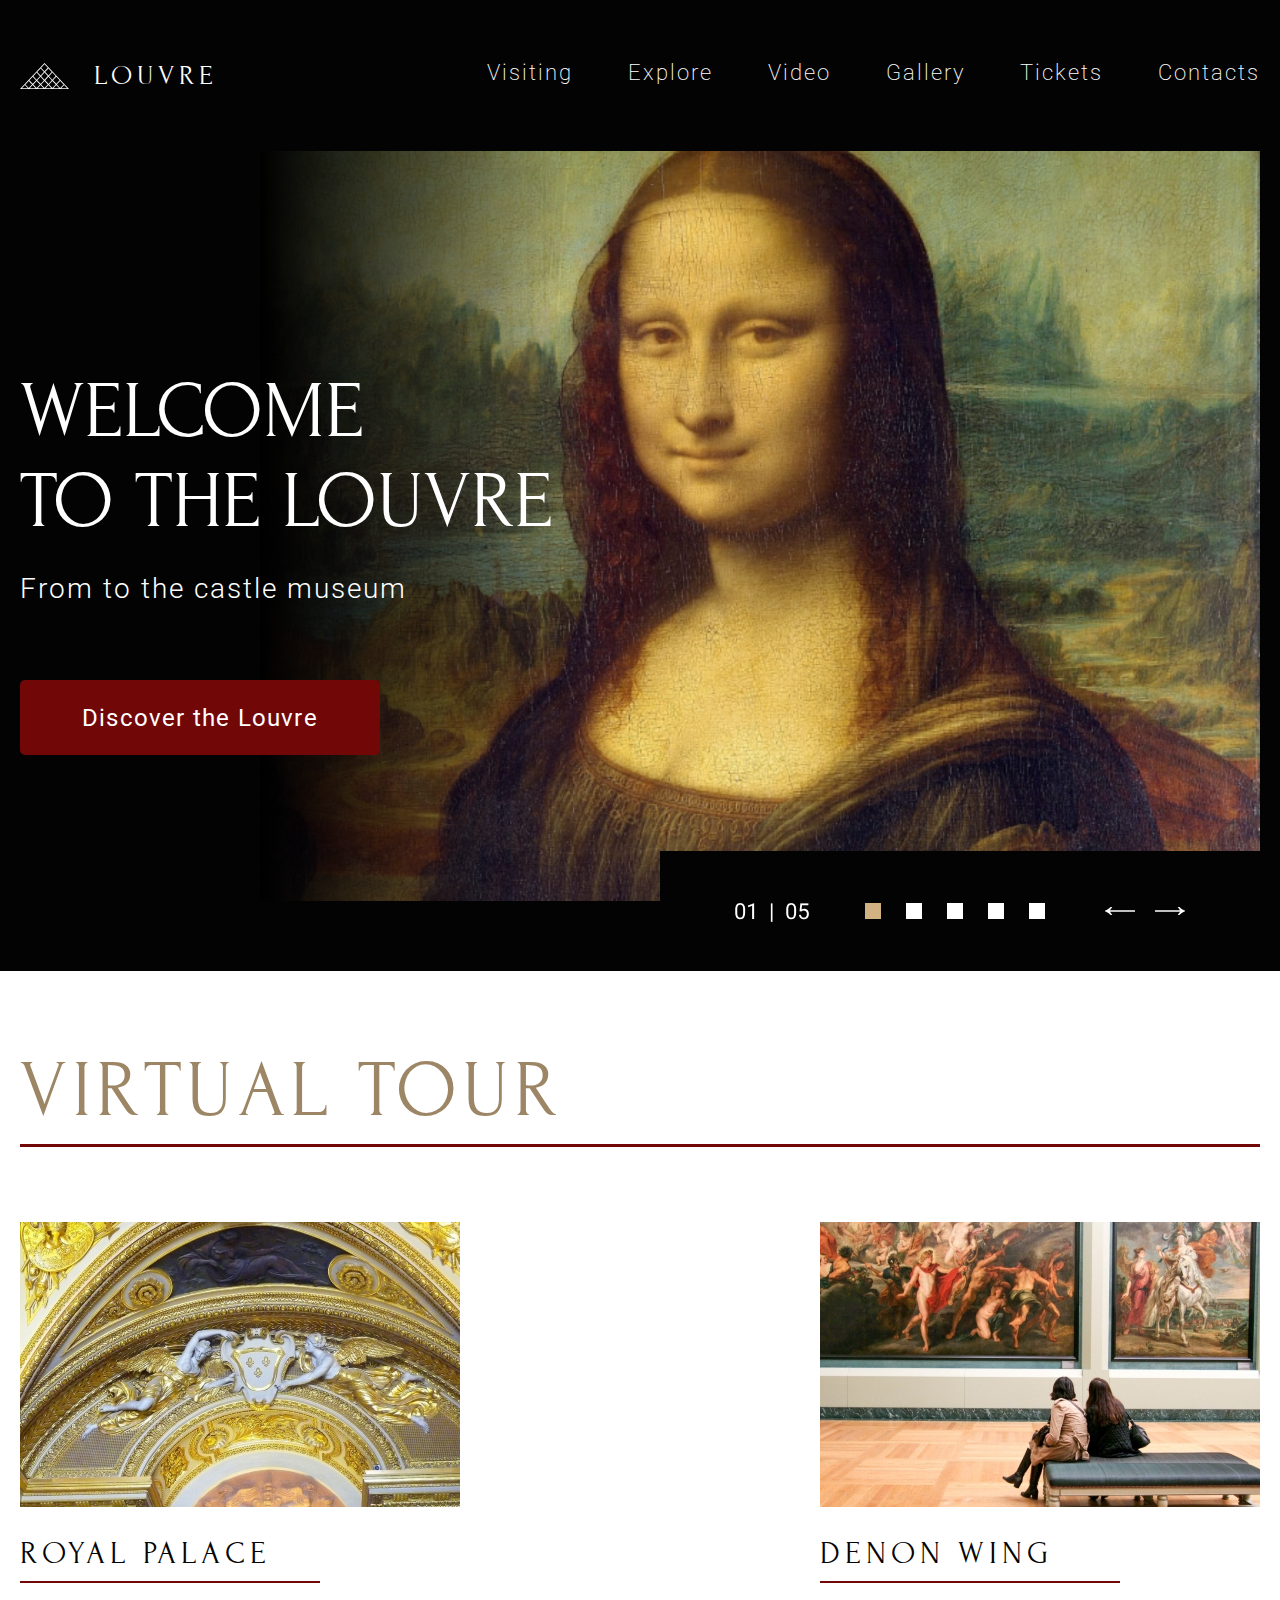
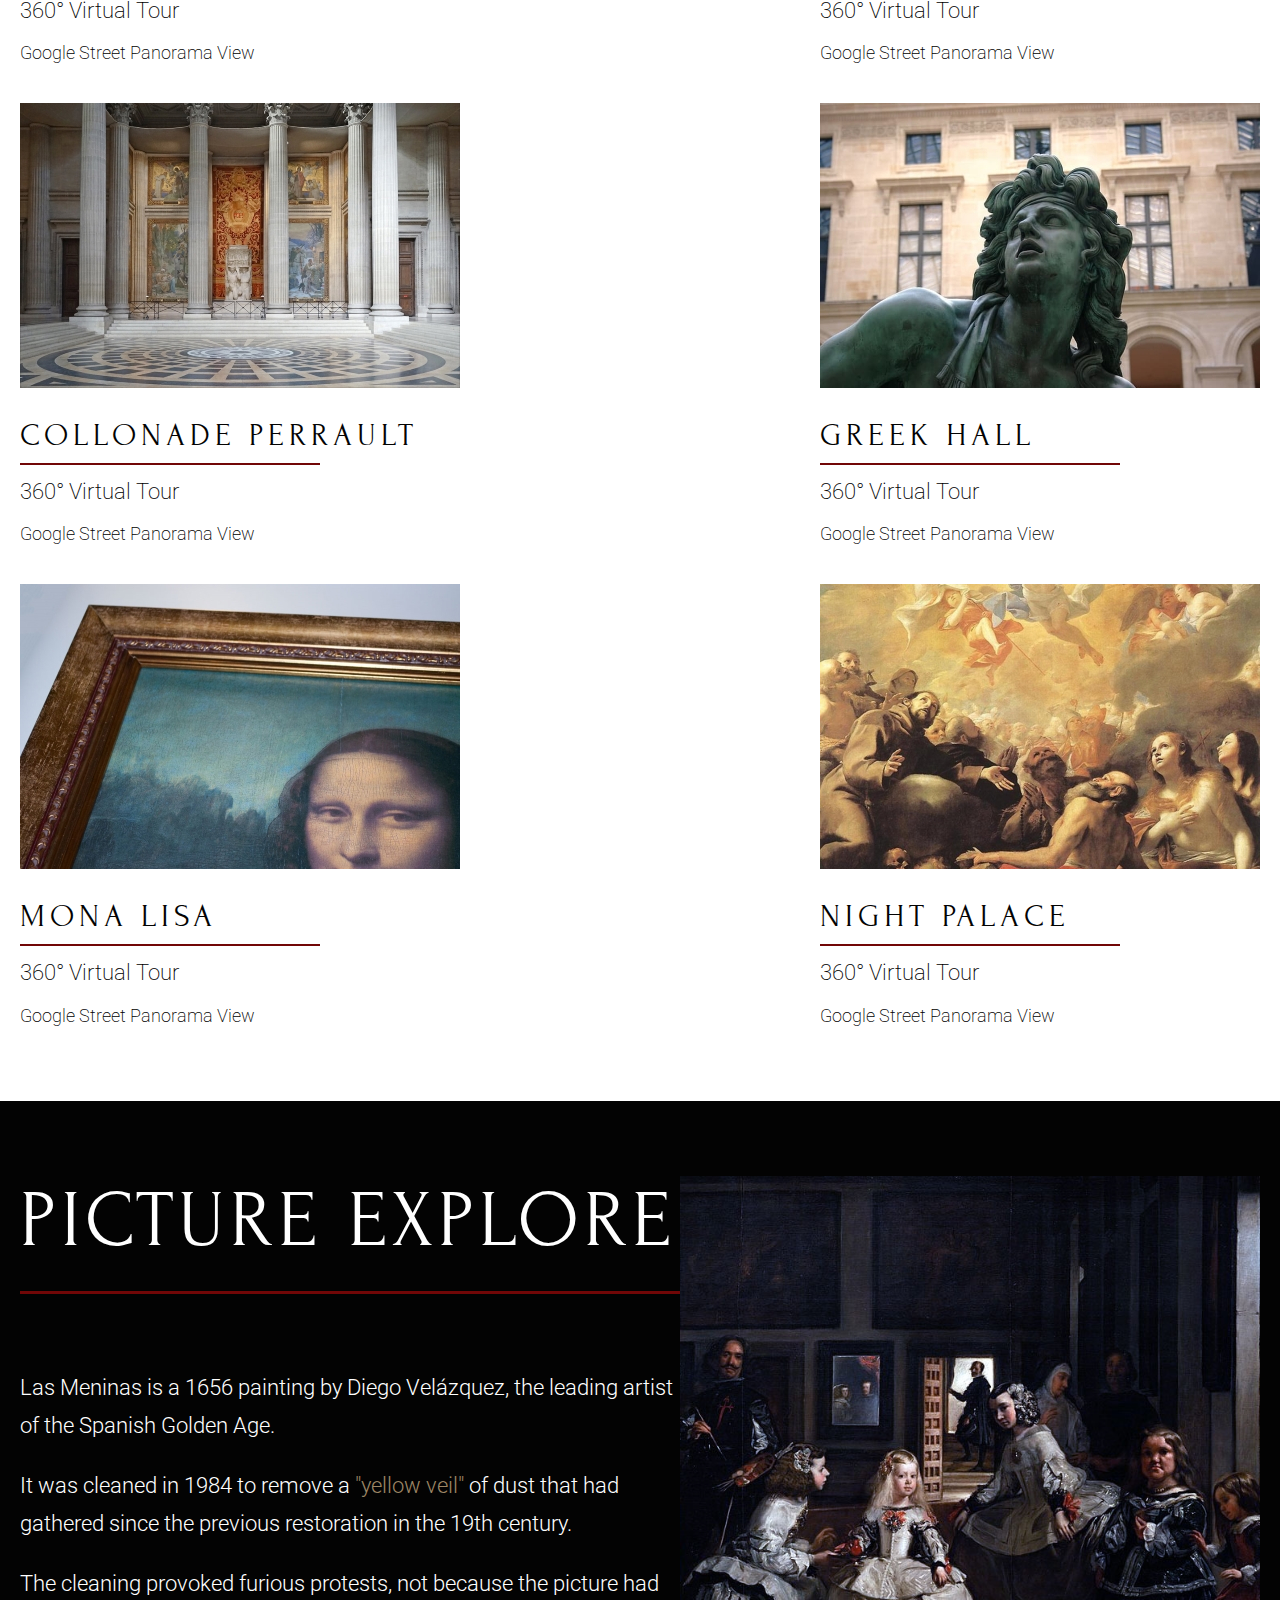
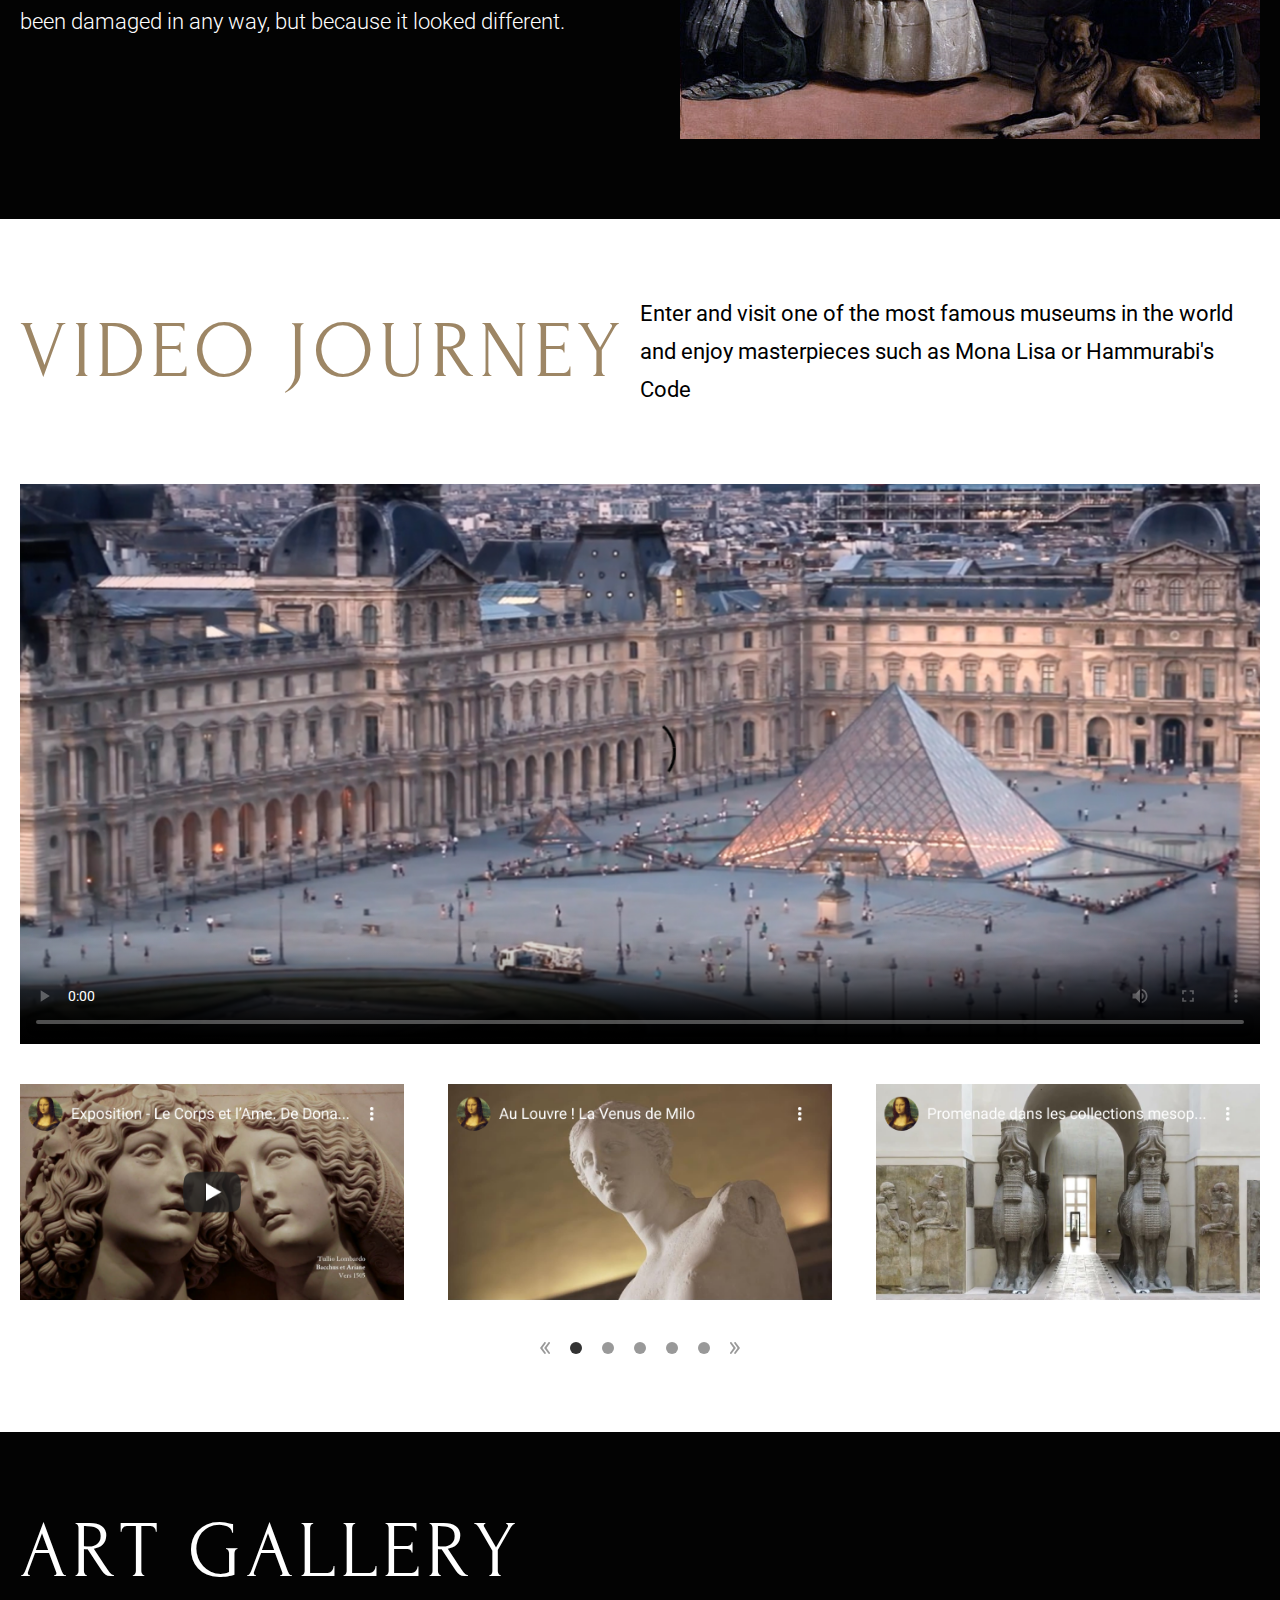
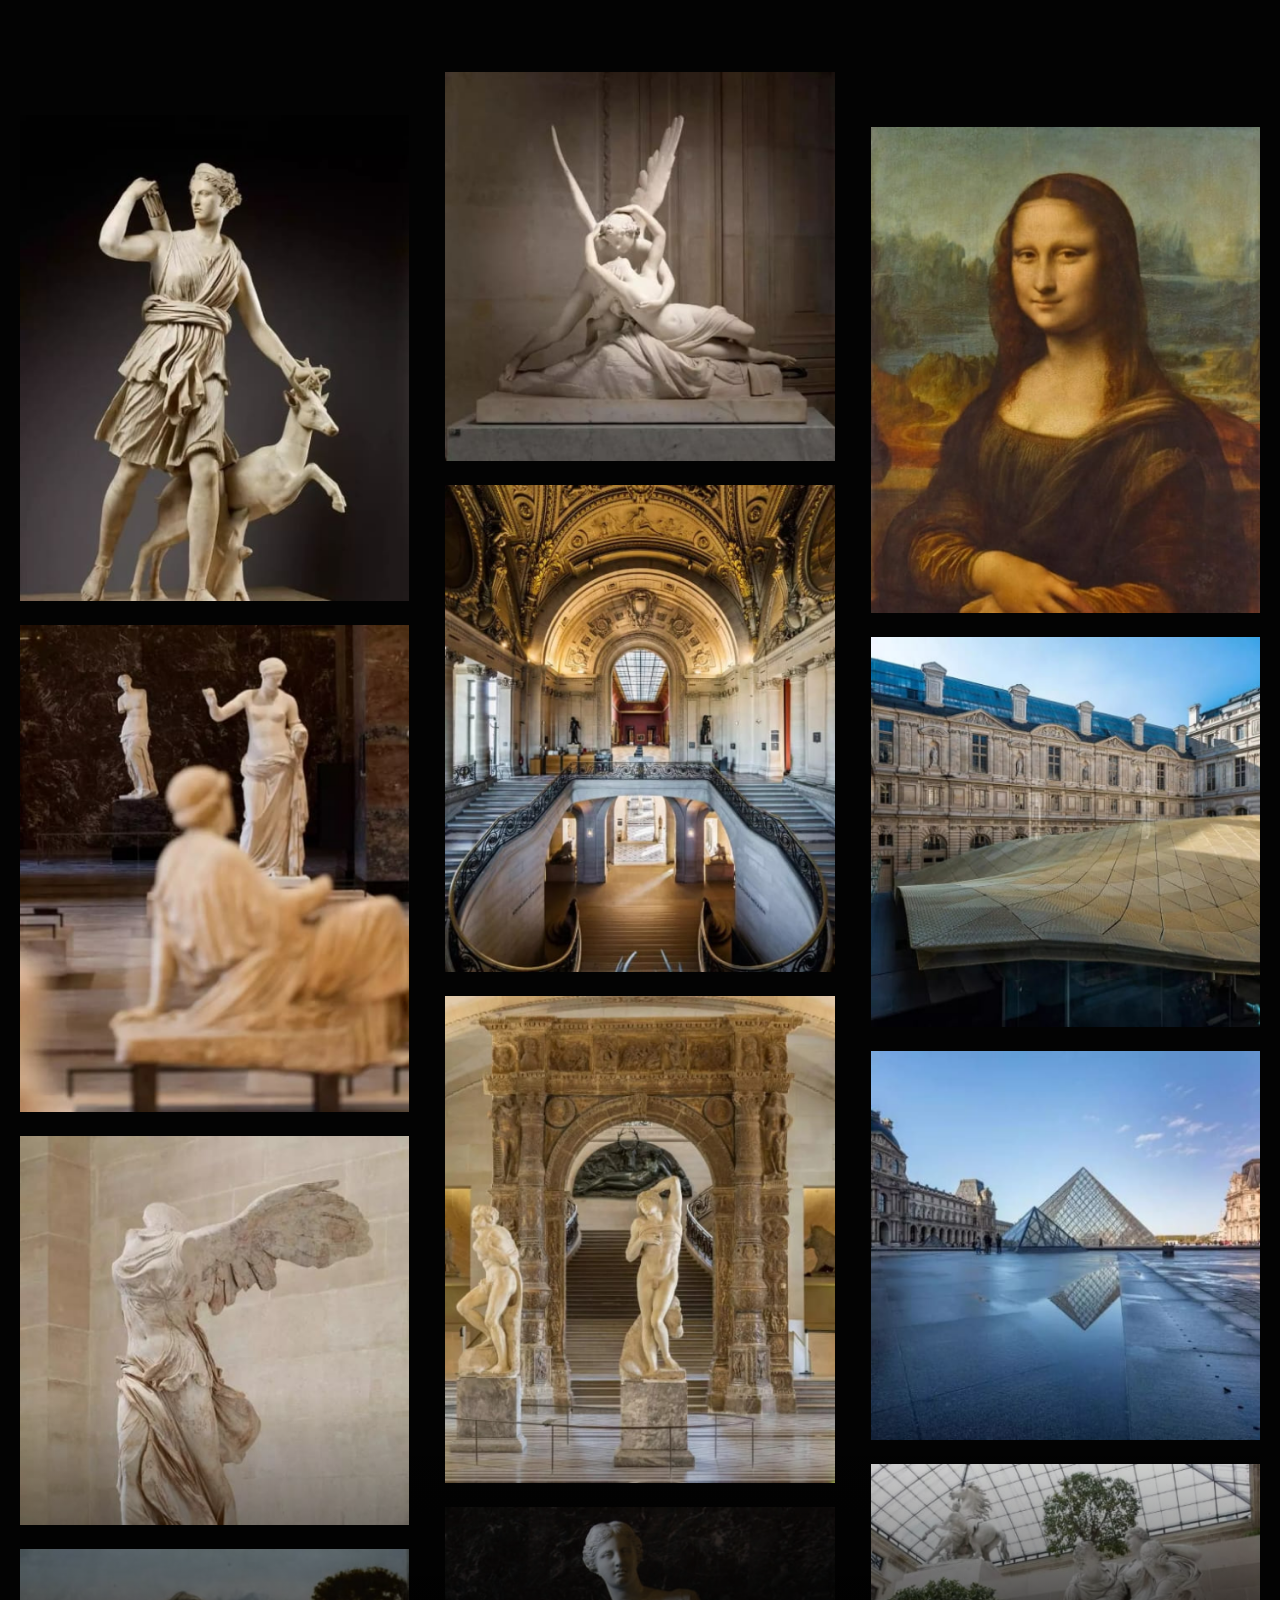
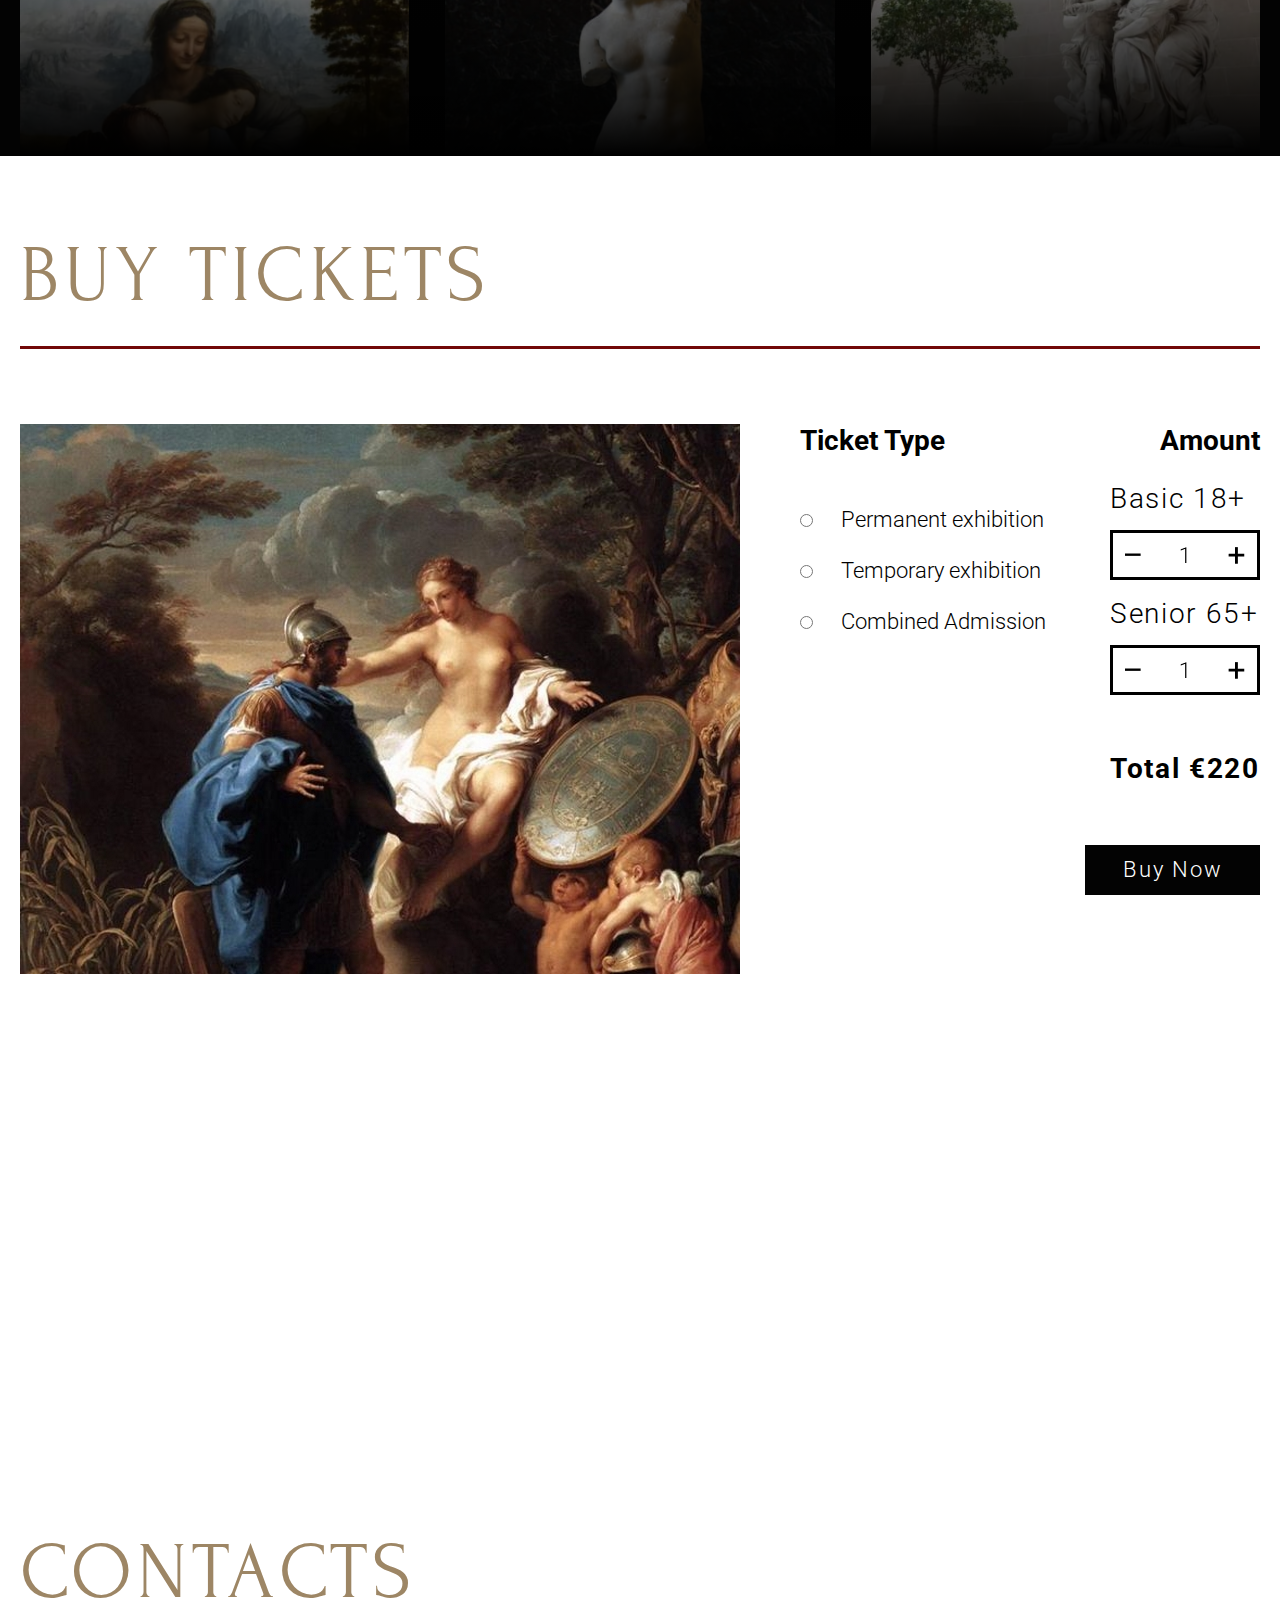
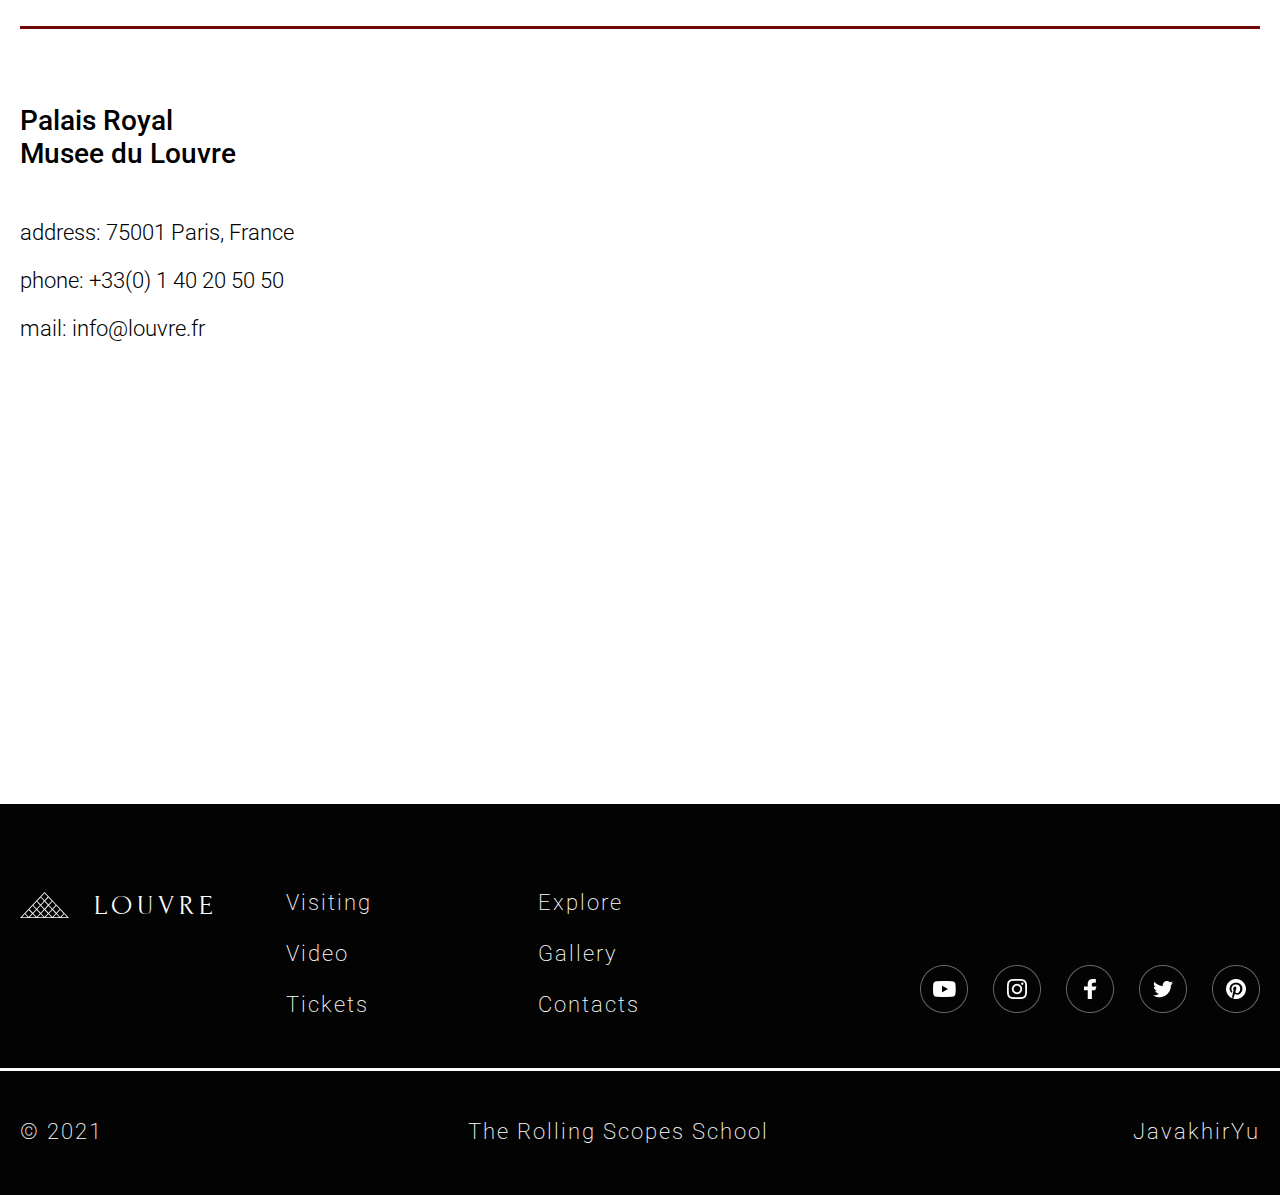
<file: index.html>
<!DOCTYPE html>
<html lang="en">

<head>
    <meta charset="UTF-8">
    <meta http-equiv="X-UA-Compatible" content="IE=edge">
    <meta name="viewport" content="width=device-width, initial-scale=1.0">
    <link rel="preconnect" href="https://fonts.googleapis.com">
    <link rel="preconnect" href="https://fonts.gstatic.com" crossorigin>
    <link href="https://fonts.googleapis.com/css2?family=Forum&display=swap" rel="stylesheet">
    <link href="https://fonts.googleapis.com/css2?family=Roboto:wght@100;300;400;500;700;900&display=swap"
        rel="stylesheet">
    <link rel="stylesheet" href="css/normalize.css">
    <link rel="stylesheet" href="scss/style.css">
    <title>Document</title>
</head>

<body>
    <header>
        <div class="container headElement">
            <a href="#" class="logo">
                <img src="svg/Vector.svg" alt="">
                <span>LOUVRE</span>
            </a>
            <div class="navbar">
                <ul>
                    <li>
                        <a href="#">
                            Visiting
                        </a>
                    </li>
                    <li>
                        <a href="#">
                            Explore
                        </a>
                    </li>
                    <li>
                        <a href="#">
                            Video
                        </a>
                    </li>
                    <li>
                        <a href="#">
                            Gallery
                        </a>
                    </li>
                    <li>
                        <a href="#">
                            Tickets
                        </a>
                    </li>
                    <li>
                        <a href="#">
                            Contacts
                        </a>
                    </li>
                </ul>
            </div>
            <div class="burger-menu">
                <a href="#"> <img src="img/burger-menu.png" alt=""> </a>
            </div>
        </div>
    </header>
    <main>
        <section class="welcome">
            <div class="container">
                <div class="welcome-text">
                    <h1>
                        welcome <br> to the louvre
                    </h1>
                    <span>
                        From to the castle museum
                    </span>
                    <a href="https://www.google.com/maps/@48.8618159,2.3366818,3a,75y,81.55h,73.4t/data=!3m7!1e1!3m5!1sAF1QipOVxZQuSy3Bx9T_HpH_7FtBHDTXvI6SF-A10ocT!2e10!3e12!7i5472!8i2736" class="button">
                        <div>
                            Discover the Louvre
                        </div>
                    </a>
                </div>
                <div class="welcome-img">
                    <img class="blured-monna" src="img/blured-monna.png" alt="">
                    <img class="monna" src="img/monna.png" alt="">
                    <img class="courousel-slider" src="img/Slider pagination.png" alt="">
                </div>
            </div>
        </section>
        <section class="virtual-tour">
            <div class="container">
                <h2>virtual tour</h2>
                <hr>
                <div class="cards-container">
                    <a href="https://www.google.com/maps/@48.8606882,2.3356791,3a,90y,328.36h,87.55t/data=!3m7!1e1!3m5!1sAF1QipMZ9YgnArbwEIbTDANeSQYFu9gNqpW_2Sv8FBvY!2e10!3e12!7i4352!8i1815" class="card">
                        <img src="img/Royal-palace.jpg" alt="">
                        <h4>Royal Palace</h4>
                        <hr>
                        <span class="main-text">360° Virtual Tour</span> <br>
                        <span class="virtual-text">Google Street Panorama View</span>
                    </a>
                    <a href="https://www.google.com/maps/@48.8563254,2.3352706,3a,75y,90t/data=!3m7!1e1!3m5!1sAF1QipNRj_CwP4coDMYdCHj6qHeBeJpI2VxU5BUsOX4F!2e10!3e12!7i11000!8i5500" class="card">
                        <img src="img/denon-wing.png" alt="">
                        <h4>Denon Wing</h4>
                        <hr>
                        <span class="main-text">360° Virtual Tour</span> <br>
                        <span class="virtual-text">Google Street Panorama View</span>
                    </a>
                    <a href="https://www.google.com/maps/@48.8601723,2.3395439,3a,88.4y,322.04h,84.25t/data=!3m7!1e1!3m5!1sAF1QipNMZGQuEA-pAUvIG_eP_2f3gWTKZEJ6XLVJ-Pgb!2e10!3e12!7i10240!8i5120" class="card">
                        <img src="img/collonade-perrault.png" alt="">
                        <h4>Collonade Perrault</h4>
                        <hr>
                        <span class="main-text">360° Virtual Tour</span> <br>
                        <span class="virtual-text">Google Street Panorama View</span>
                    </a>
                    <a href="https://www.google.com/maps/@48.860183,2.3356156,3a,90y,177.69h,95.61t/data=!3m7!1e1!3m5!1sAF1QipP7uFZnTITRe-7AEVAgHAfqiCL-03gvBHcYWgF3!2e10!3e12!7i5472!8i2736" class="card">
                        <img src="img/greek-hall.png" alt="">
                        <h4>Greek Hall</h4>
                        <hr>
                        <span class="main-text">360° Virtual Tour</span> <br>
                        <span class="virtual-text">Google Street Panorama View</span>
                    </a>
                    <a href="https://www.google.com/maps/@48.8598788,2.3355157,3a,82.2y,7.53h,94t/data=!3m7!1e1!3m5!1sAF1QipO1wkUUbyzpPjj-OR0mR5etZJT-xl-40XK8rDQ3!2e10!3e12!7i10240!8i5120" class="card">
                        <img src="img/mona-lisa.png" alt="">
                        <h4>Mona Lisa</h4>
                        <hr>
                        <span class="main-text">360° Virtual Tour</span> <br>
                        <span class="virtual-text">Google Street Panorama View</span>
                    </a>
                    <a href="https://www.google.com/maps/@48.8563254,2.3352706,3a,90y,21.26h,79.91t/data=!3m7!1e1!3m5!1sAF1QipPpGAowYatVyk3MMGnZAaQkYm2EUk-Dlca06SS5!2e10!3e12!7i11304!8i5652" class="card">
                        <img src="img/night-palace.png" alt="">
                        <h4>Night Palace</h4>
                        <hr>
                        <span class="main-text">360° Virtual Tour</span> <br>
                        <span class="virtual-text">Google Street Panorama View</span>
                    </a>
                </div>
            </div>
        </section>
        <section class="picture-explore">
            <div class="container">
                <div class="picture-explore-container">
                    <h2>
                        picture explore
                    </h2>
                    <hr>
                    <p class="picture-explore-text">
                        Las Meninas is a 1656 painting by Diego Velázquez, the leading artist of the Spanish Golden Age.
                    </p>
                    <p class="picture-explore-text">
                        It was cleaned in 1984 to remove a <span>"yellow veil"</span> of dust that had gathered since
                        the previous
                        restoration in the 19th century.
                    </p>
                    <p class="picture-explore-text pictEx">
                        The cleaning provoked furious protests, not because the picture had been damaged in any way, but
                        because it looked different.
                    </p>
                </div>
                <div class="picture-explore-image">
                    <img src="img/picture explore.png" alt="">
                </div>
            </div>
        </section>
        <section class="video-journey">
            <div class="container">
                <div class="video-journey-text">
                    <h2>
                        video journey
                    </h2>
                    <span>
                        Enter and visit one of the most famous museums in the world and enjoy masterpieces such as Mona
                        Lisa or Hammurabi's Code
                    </span>
                </div>
                <video class="video-journey-video" width="100%" height="auto" poster="img/video journey.png" controls>
                    <source src="https://youtu.be/NOhDysLnTvY">
                </video>
                <div class="video-journey-footer">
                    <video width="31%" height="auto" poster="img/video journey1.png">
                        <source src="https://youtu.be/NOhDysLnTvY">
                    </video>
                    <video width="31%" height="auto" poster="img/video journey2.png">
                        <source src="https://youtu.be/aWmJ5DgyWPI">
                    </video>
                    <video class="explore-vid-hidden" width="31%" height="auto" poster="img/video journey3.png">
                        <source src="https://youtu.be/2OR0OCr6uRE">
                    </video>
                </div>
                <div class="explore-nav"><img src="svg/picture explore-nav.svg" alt=""></div>
            </div>
        </section>
        <section class="art-gallery">
            <div class="container">
                <div class="gallery-title">
                    <h2>art gallery</h2>
                </div>
                <div class="gallery">
                    <div class="column">
                        <img src="img/galery2.png" alt="">
                        <img src="img/galery9.png" alt="">
                        <img src="img/galery4.png" alt="">
                        <img src="img/galery6.png" alt="">
                    </div>
                    <div class="column">
                        <img src="img/galery1.png" alt="">
                        <img src="img/galery8.png" alt="">
                        <img src="img/galery3.png" alt="">
                        <img src="img/galery5.png" alt="">
                    </div>
                    <div class="column hidden-column">
                        <img src="img/galery7.png" alt="">
                        <img src="img/galery10.png" alt="">
                        <img src="img/galery15.png" alt="">
                        <img src="img/galery12.png" alt="">
                    </div>
                    <div class="gallery-gradient">
                    </div>
                </div>
            </div>
        </section>
        <section class="buy-tickets">
            <div class="container">
                <h2>
                    buy tickets
                </h2>
                <hr>
                <div class="buy-menu">
                    <div class="buy-tickets-image">
                        <img src="img/ticket-image.png" alt="">
                    </div>
                    <div class="buy-options">
                        <div class="checkbox">
                            <div class="ticket-type">
                                <h5>
                                    Ticket Type
                                </h5>
                                <span><input type="radio" name="same">
                                    Permanent exhibition</span>
                                <br>
                                <span><input type="radio" name="same">
                                    Temporary exhibition</span>
                                <br>
                                <span><input type="radio" name="same">
                                    Combined Admission</span>
                            </div>
                        </div>
                        <div class="amount">
                            <h5>
                                Amount
                            </h5>
                            <span>
                                Basic 18+
                                <br>
                                <img src="img/counter.png" alt="">
                            </span>
                            <br>
                            <span>
                                Senior 65+
                                <br>
                                <img src="img/counter.png" alt="">
                            </span>
                            <p>Total €220</p>
                            <a href="buy-button">
                                <div class="buy-now-button">
                                    Buy Now
                                </div>
                            </a>
                        </div>
                    </div>
                </div>
            </div>
            <div class="scrolling-image">

            </div>
        </section>
        <section class="contacts">
            <div class="container">
                <h2>contacts</h2>
                <hr>
                <div class="contacts-container">
                    <div class="address">
                        <h5>
                            Palais Royal <br> Musee du Louvre
                        </h5>
                        <p>
                            address: 75001 Paris, France
                        </p>
                        <p>
                            phone: <a href="tel:+33(0) 1 40 20 50 50">+33(0) 1 40 20 50 50</a>
                        </p>
                        <p>
                            mail: <a href="mailto:info@louvre.fr">info@louvre.fr</a>
                        </p>
                    </div>
                    <div class="map">
                        <iframe
                            src="https://www.google.com/maps/embed?pb=!1m18!1m12!1m3!1d2624.8741023651396!2d2.335455315532664!3d48.86061107928769!2m3!1f0!2f0!3f0!3m2!1i1024!2i768!4f13.1!3m3!1m2!1s0x47e671d877937b0f%3A0xb975fcfa192f84d4!2z0JvRg9Cy0YA!5e0!3m2!1sru!2s!4v1638601945513!5m2!1sru!2s"
                            style="border:0;" allowfullscreen="" loading="lazy"></iframe>
                    </div>
                </div>
            </div>
        </section>
    </main>
    <footer>
        <div class="container">
            <div class="main-info">
                <div class="footer-nav">
                    <a href="#" class="logo">
                        <img src="svg/Vector.svg" alt="">
                        <span>LOUVRE</span>
                    </a>
                    <ul>
                        <li>
                            <a href="#">Visiting</a>
                        </li>
                        <li>
                            <a href="#">Explore</a>
                        </li>
                        <li>
                            <a href="#">Video</a>
                        </li>
                        <li>
                            <a href="#">Gallery</a>
                        </li>
                        <li>
                            <a href="#">Tickets</a>
                        </li>
                        <li>
                            <a href="#">Contacts</a>
                        </li>
                    </ul>
                </div>
                <div class="social-media">
                    <ul>
                        <li><a href="https://www.youtube.com/user/louvre"><img src="svg/Youtube.png" alt=""></a></li>
                        <li><a href="https://www.instagram.com/museelouvre/"><img src="svg/Instagram.png" alt=""></a></li>
                        <li><a href="https://www.facebook.com/museedulouvre"><img src="svg/Facebook.png" alt=""></a></li>
                        <li><a href="http://twitter.com/museelouvre"><img src="svg/Twitter.png" alt=""></a></li>
                        <li><a href="https://www.pinterest.fr/museedulouvre/"><img src="svg/Pinterest.png" alt=""></a></li>
                    </ul>
                </div>
            </div>
        </div>

        <div class="white-line">

        </div>
        <div class="container">
            <div class="add-info">
                <span>© 2021</span>
                <span class="rolling-scopes">The Rolling Scopes School</span>
                <span>JavakhirYu</span>
            </div>
        </div>
    </footer>
</body>

</html>
</file>
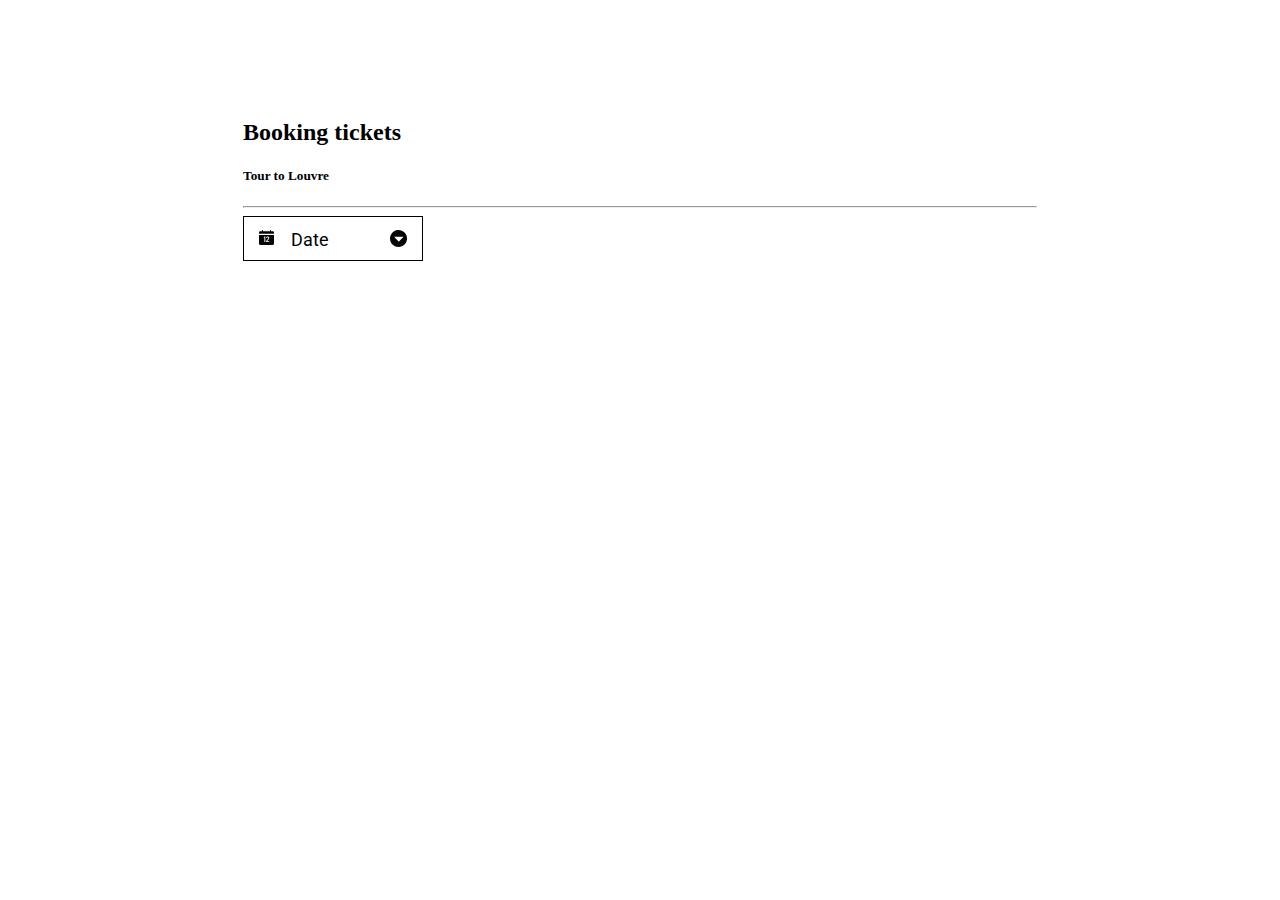
<file: modal_window/modal.html>
<!DOCTYPE html>
<html lang="en">

<head>
    <meta charset="UTF-8">
    <meta http-equiv="X-UA-Compatible" content="IE=edge">
    <meta name="viewport" content="width=device-width, initial-scale=1.0">
    <link rel="preconnect" href="https://fonts.googleapis.com">
    <link rel="preconnect" href="https://fonts.gstatic.com" crossorigin>
    <link href="https://fonts.googleapis.com/css2?family=Forum&display=swap" rel="stylesheet">
    <link href="https://fonts.googleapis.com/css2?family=Roboto:wght@100;300;400;500;700;900&display=swap"
        rel="stylesheet">
    <link rel="stylesheet" href="scss/modal.css">
    <title>Document</title>
</head>

<body>
    <div class="modal">
        <div class="modal-container">
            <div class="personal-info">
                <div class="personal-info-header">
                    <h2>
                        Booking tickets
                    </h2>
                    <h5>
                        Tour to Louvre
                    </h5>
                    <hr>
                </div>
                <div class="form-container">
                    <div class="date-time">
                        <div class="date">
                            <img id="icondate" src="../svg/date.svg" alt="">
                            <input id="date3" type="text" placeholder="Date" value="" size="10" onClick="xCal()" onKeyUp="xCal()"
                            oninput="xCal()">
                        <a href="" onClick="xCal('date3'); return false"><img src="../svg/arrow.svg" alt=""></a>
                        </div>
                    </div>
                    <div class="form">
                        
                    </div>
                    <div class="form">

                    </div>
                    <div class="form">

                    </div>
                    <div class="form">

                    </div>
                    <div class="entry-ticket">

                    </div>
                </div>
            </div>
            <div class="card-info">

            </div>
        </div>
    </div>

    </div>
    <script src="js/modal.js"></script>
</body>

</html>
</file>
<file: scss/style.css>
.container {
  max-width: 1480px;
  padding: 0 20px;
  margin: 0 auto;
}

a {
  text-decoration: none;
}

h1, h2, h3, h4, h5, h6 {
  margin: 0 auto;
}

ul {
  margin: 0;
  list-style: none;
}

header {
  background-color: #030303;
}

.headElement {
  display: -webkit-box;
  display: -ms-flexbox;
  display: flex;
  -webkit-box-pack: justify;
      -ms-flex-pack: justify;
          justify-content: space-between;
  -webkit-box-orient: horizontal;
  -webkit-box-direction: normal;
      -ms-flex-direction: row;
          flex-direction: row;
  padding: 60px 20px;
}

.headElement ul {
  list-style: none;
  display: -webkit-box;
  display: -ms-flexbox;
  display: flex;
  -webkit-box-pack: justify;
      -ms-flex-pack: justify;
          justify-content: space-between;
  -webkit-box-orient: horizontal;
  -webkit-box-direction: normal;
      -ms-flex-direction: row;
          flex-direction: row;
  gap: 0 55px;
  padding-left: 0;
  margin: 0 auto;
}

.headElement ul li a {
  font-family: "Roboto", sans-serif;
  font-style: normal;
  font-weight: normal;
  font-size: 22px;
  /* identical to box height */
  font-weight: 200;
  letter-spacing: 2px;
  text-decoration: none;
  color: #fff;
}

.headElement ul li a:hover {
  -webkit-transition: 0.3s;
  transition: 0.3s;
  color: #9d8665;
}

.headElement .burger-menu {
  display: none;
}

.logo {
  display: -webkit-box;
  display: -ms-flexbox;
  display: flex;
  -webkit-box-align: center;
      -ms-flex-align: center;
          align-items: center;
  gap: 0 25px;
}

.logo span {
  font-family: Forum;
  font-style: normal;
  font-weight: normal;
  text-transform: uppercase;
  font-size: 28px;
  line-height: 31px;
  letter-spacing: 5px;
  color: #fff;
}

@media (max-width: 1024px) {
  .headElement ul {
    display: none;
  }
  .headElement .burger-menu {
    display: -webkit-box;
    display: -ms-flexbox;
    display: flex;
    -webkit-box-align: center;
        -ms-flex-align: center;
            align-items: center;
  }
}

@media (max-width: 768px) {
  .logo span {
    line-height: 50px;
  }
}

@media (max-width: 420px) {
  .logo img {
    max-width: 29px;
    height: auto;
  }
  .logo span {
    font-size: 16px;
    line-height: 18px;
  }
}

footer {
  background-color: #030303;
}

.footer-nav {
  width: 50%;
  display: -webkit-box;
  display: -ms-flexbox;
  display: flex;
  -webkit-box-orient: horizontal;
  -webkit-box-direction: normal;
      -ms-flex-direction: row;
          flex-direction: row;
  -webkit-box-pack: justify;
      -ms-flex-pack: justify;
          justify-content: space-between;
  color: #fff;
  padding: 86px 0 50px 0;
  -webkit-box-align: start;
      -ms-flex-align: start;
          align-items: flex-start;
}

.footer-nav ul {
  display: -webkit-box;
  display: -ms-flexbox;
  display: flex;
  -webkit-box-orient: vertical;
  -webkit-box-direction: normal;
      -ms-flex-direction: column;
          flex-direction: column;
  list-style: none;
  gap: 25px 150px;
  font-family: "Roboto", sans-serif;
  font-style: normal;
  font-weight: normal;
  font-size: 22px;
  /* identical to box height */
  font-weight: 200;
  line-height: 26px;
  letter-spacing: 2px;
  display: -ms-grid;
  display: grid;
  -ms-grid-columns: 1fr 1fr;
      grid-template-columns: 1fr 1fr;
}

.footer-nav a {
  color: #fff;
}

.footer-nav a:hover {
  color: #9d8665;
  -webkit-transition: 0.3s;
  transition: 0.3s;
}

.main-info {
  display: -webkit-box;
  display: -ms-flexbox;
  display: flex;
  -webkit-box-orient: horizontal;
  -webkit-box-direction: normal;
      -ms-flex-direction: row;
          flex-direction: row;
  -webkit-box-pack: justify;
      -ms-flex-pack: justify;
          justify-content: space-between;
}

.social-media {
  display: -webkit-box;
  display: -ms-flexbox;
  display: flex;
  -webkit-box-align: end;
      -ms-flex-align: end;
          align-items: flex-end;
  padding: 86px 0 50px 0;
}

.social-media ul {
  display: -webkit-box;
  display: -ms-flexbox;
  display: flex;
  -webkit-box-orient: horizontal;
  -webkit-box-direction: normal;
      -ms-flex-direction: row;
          flex-direction: row;
  -webkit-box-pack: justify;
      -ms-flex-pack: justify;
          justify-content: space-between;
  gap: 0 25px;
}

.white-line {
  width: 100%;
  border-top: #fff 3px solid;
}

.add-info {
  color: #fff;
  display: -webkit-box;
  display: -ms-flexbox;
  display: flex;
  -webkit-box-pack: justify;
      -ms-flex-pack: justify;
          justify-content: space-between;
  padding: 50px 0 52px 0;
}

.add-info span {
  font-family: "Roboto", sans-serif;
  font-style: normal;
  font-weight: normal;
  font-size: 22px;
  /* identical to box height */
  font-weight: 200;
  line-height: 22px;
  letter-spacing: 2px;
}

@media (max-width: 1024px) {
  .footer-nav ul {
    gap: 25px 100px;
  }
}

@media (max-width: 935px) {
  .footer-nav ul {
    gap: 25px 25px;
  }
  .social-media ul {
    gap: 0 10px;
  }
}

@media (max-width: 768px) {
  .main-info {
    display: -webkit-box;
    display: -ms-flexbox;
    display: flex;
    -webkit-box-orient: vertical;
    -webkit-box-direction: normal;
        -ms-flex-direction: column;
            flex-direction: column;
    margin-right: 90px;
  }
  .footer-nav {
    width: 100%;
  }
  .footer-nav ul {
    font-size: 18px;
    line-height: 21px;
    gap: 25px 185px;
  }
  .social-media {
    -webkit-box-align: start;
        -ms-flex-align: start;
            align-items: flex-start;
    -webkit-box-pack: end;
        -ms-flex-pack: end;
            justify-content: flex-end;
    padding: 0;
    padding-bottom: 40px;
  }
  .social-media ul {
    gap: 0 25px;
  }
}

@media (max-width: 620px) {
  .main-info {
    margin: 0 auto;
  }
  .footer-nav ul {
    gap: 25px 25px;
  }
  .rolling-scopes {
    display: none;
  }
}

@media (max-width: 420px) {
  .main-info {
    margin: 0;
  }
  .footer-nav {
    -webkit-box-orient: vertical;
    -webkit-box-direction: normal;
        -ms-flex-direction: column;
            flex-direction: column;
    padding: 42px 0 40px 0;
  }
  .footer-nav ul {
    -ms-grid-columns: 1fr 1fr 1fr;
        grid-template-columns: 1fr 1fr 1fr;
    -webkit-box-pack: justify;
        -ms-flex-pack: justify;
            justify-content: space-between;
    gap: 30px 80px;
    padding: 0;
    margin-top: 40px;
    font-size: 16px;
    line-height: 19px;
  }
  .social-media {
    -webkit-box-pack: center;
        -ms-flex-pack: center;
            justify-content: center;
    -webkit-box-align: center;
        -ms-flex-align: center;
            align-items: center;
  }
  .social-media ul {
    padding: 0;
    gap: 0 5px;
  }
  .add-info span {
    font-size: 16px;
    line-height: 22px;
  }
}

@media (max-width: 395px) {
  .footer-nav ul {
    gap: 30px 30px;
  }
}

.welcome {
  background-color: #030303;
}

.welcome .container {
  display: -webkit-box;
  display: -ms-flexbox;
  display: flex;
  -webkit-box-align: center;
      -ms-flex-align: center;
          align-items: center;
  -webkit-box-pack: right;
      -ms-flex-pack: right;
          justify-content: right;
  position: relative;
}

.welcome-img {
  display: -webkit-box;
  display: -ms-flexbox;
  display: flex;
  -webkit-box-orient: vertical;
  -webkit-box-direction: normal;
      -ms-flex-direction: column;
          flex-direction: column;
  -webkit-box-align: end;
      -ms-flex-align: end;
          align-items: flex-end;
  z-index: 0;
  height: -webkit-max-content;
  height: -moz-max-content;
  height: max-content;
}

.blured-monna {
  width: 1000px;
}

.courousel-slider {
  margin-top: -50px;
  width: 600px;
}

.monna {
  display: none;
}

.welcome-text {
  position: absolute;
  left: 20px;
  max-width: 598px;
  display: -webkit-box;
  display: -ms-flexbox;
  display: flex;
  -webkit-box-orient: vertical;
  -webkit-box-direction: normal;
      -ms-flex-direction: column;
          flex-direction: column;
  z-index: 1;
}

.welcome-text h1 {
  font-family: Forum;
  font-style: normal;
  font-weight: normal;
  text-transform: uppercase;
  font-size: 80px;
  line-height: 90px;
  color: #fff;
}

.welcome-text span {
  font-family: "Roboto", sans-serif;
  font-style: normal;
  font-weight: normal;
  font-size: 28px;
  /* identical to box height */
  font-weight: 300;
  font-size: 28px;
  line-height: 33px;
  letter-spacing: 2px;
  color: #fff;
  margin-top: 25px;
}

.welcome-text a div {
  font-family: "Roboto", sans-serif;
  font-style: normal;
  font-weight: normal;
  font-size: 22px;
  /* identical to box height */
  font-size: 24px;
  line-height: 28px;
  letter-spacing: 0.05em;
  background-color: #710707;
  color: #fff;
  margin-top: 75px;
  border-radius: 5px;
  width: 360px;
  height: 75px;
  display: -webkit-box;
  display: -ms-flexbox;
  display: flex;
  -webkit-box-align: center;
      -ms-flex-align: center;
          align-items: center;
  -webkit-box-pack: center;
      -ms-flex-pack: center;
          justify-content: center;
}

.welcome-text a div:hover {
  -webkit-transition: 0.3s;
  transition: 0.3s;
  background-color: #9d8665;
}

@media (max-width: 1024px) {
  .welcome-text h1 {
    font-size: 50px;
  }
  .welcome-text span {
    font-size: 24px;
    line-height: 28px;
  }
  .welcome-text a div {
    font-size: 20px;
    line-height: 23px;
  }
}

@media (max-width: 768px) {
  .welcome .container {
    -webkit-box-orient: vertical;
    -webkit-box-direction: normal;
        -ms-flex-direction: column;
            flex-direction: column;
    text-align: center;
  }
  .welcome-text {
    position: relative;
    left: 0;
  }
  .welcome-text h1 {
    font-size: 40px;
    line-height: 60px;
  }
  .welcome-text span {
    font-size: 20px;
    line-height: 23px;
    letter-spacing: 2px;
    margin-bottom: 50px;
  }
  .welcome-text a {
    display: none;
  }
  .blured-monna {
    display: none;
  }
  .monna {
    display: -webkit-box;
    display: -ms-flexbox;
    display: flex;
    max-width: 100%;
    height: auto;
  }
  .courousel-slider {
    max-width: 100%;
    height: auto;
    margin-top: 0;
  }
}

@media (max-width: 420px) {
  .welcome-text {
    position: relative;
  }
  .welcome-text h1 {
    font-size: 28px;
    line-height: 40px;
  }
  .welcome-text span {
    font-size: 16px;
    line-height: 19px;
  }
}

.cards-container {
  display: -webkit-box;
  display: -ms-flexbox;
  display: flex;
  -ms-flex-wrap: wrap;
      flex-wrap: wrap;
  -webkit-box-pack: justify;
      -ms-flex-pack: justify;
          justify-content: space-between;
  gap: 40px 0;
  margin: 75px auto;
}

.virtual-tour .container {
  margin: 75px auto;
}

.virtual-tour hr {
  height: 3px;
  background-color: #710707;
  border: none;
}

.virtual-tour h2 {
  font-family: Forum;
  font-style: normal;
  font-weight: normal;
  text-transform: uppercase;
  color: #9d8665;
  font-size: 80px;
  line-height: 90px;
  letter-spacing: 5px;
}

.virtual-tour h4 {
  margin-top: 25px;
  font-family: Forum;
  font-style: normal;
  font-weight: normal;
  text-transform: uppercase;
  font-size: 32px;
  line-height: 35px;
  letter-spacing: 5px;
  color: #030303;
}

.main-text {
  font-family: "Roboto", sans-serif;
  font-style: normal;
  font-weight: normal;
  font-size: 22px;
  /* identical to box height */
  font-weight: 200;
  font-size: 22px;
  line-height: 26px;
}

.virtual-text {
  font-family: "Roboto", sans-serif;
  font-style: normal;
  font-weight: normal;
  font-size: 18px;
  font-weight: 200;
  font-size: 18px;
  line-height: 21px;
}

.card {
  display: block;
  max-width: 440px;
  color: #000;
}

.card hr {
  margin: 10px auto;
  display: inline-block;
  height: 2px;
  width: 300px;
}

.card span {
  display: block;
}

.card:hover hr {
  -webkit-transition: 1s;
  transition: 1s;
  width: 100%;
}

.card:hover img {
  -webkit-transform: scale(1.05);
          transform: scale(1.05);
  -webkit-transition: 1s;
  transition: 1s;
}

@media (max-width: 1024px) {
  .cards-container {
    -ms-flex-pack: distribute;
        justify-content: space-around;
  }
  .virtual-tour h2 {
    font-size: 50px;
    line-height: 75px;
  }
  .card h4 {
    font-size: 28px;
    line-height: 31px;
    letter-spacing: 3px;
  }
  .card img {
    width: 330px;
    height: auto;
  }
  .card hr {
    width: 150px;
  }
  .main-text {
    font-size: 20px;
    line-height: 23px;
  }
  .virtual-text {
    font-size: 16px;
    line-height: 19px;
  }
}

@media (max-width: 768px) {
  .virtual-tour h2 {
    font-size: 40px;
    line-height: 60px;
  }
  .card h4 {
    font-size: 22px;
    line-height: 24px;
    letter-spacing: 3px;
  }
  .card img {
    width: 280px;
    height: auto;
  }
  .card hr {
    width: 150px;
  }
  .main-text {
    font-size: 18px;
    line-height: 21px;
  }
  .virtual-text {
    font-size: 16px;
    line-height: 19px;
  }
}

@media (max-width: 420px) {
  .virtual-tour h2 {
    font-size: 28px;
    line-height: 40px;
  }
  .card h4 {
    font-size: 18px;
    line-height: 20px;
    letter-spacing: 5px;
  }
  .card img {
    width: 280px;
    height: auto;
  }
  .card hr {
    width: 150px;
  }
  .main-text {
    font-size: 16px;
    line-height: 19px;
  }
  .virtual-text {
    font-size: 16px;
    line-height: 19px;
  }
}

.picture-explore {
  padding: 75px 0;
  background-color: #030303;
}

.picture-explore .container {
  display: -webkit-box;
  display: -ms-flexbox;
  display: flex;
  -webkit-box-pack: justify;
      -ms-flex-pack: justify;
          justify-content: space-between;
}

.picture-explore h2 {
  font-family: Forum;
  font-style: normal;
  font-weight: normal;
  text-transform: uppercase;
  color: #fff;
  font-size: 80px;
  line-height: 90px;
  letter-spacing: 5px;
  text-transform: uppercase;
}

.picture-explore hr {
  height: 3px;
  background-color: #710707;
  border: none;
  margin: 25px 0 75px 0;
}

.picture-explore-container {
  max-width: 660px;
}

.picture-explore-image img {
  width: 100%;
  height: auto;
}

.picture-explore-text {
  font-family: "Roboto", sans-serif;
  font-style: normal;
  font-weight: normal;
  font-size: 22px;
  /* identical to box height */
  font-weight: 300;
  line-height: 38px;
  color: #fff;
}

.picture-explore-text span {
  color: #9d8665;
}

@media (max-width: 1024px) {
  .picture-explore hr {
    margin: 20px 0 62px 0;
  }
  .picture-explore .container {
    -webkit-box-orient: vertical;
    -webkit-box-direction: normal;
        -ms-flex-direction: column;
            flex-direction: column;
  }
  .picture-explore-container {
    display: block;
    max-width: 100%;
    margin-right: 0;
  }
  .picture-explore-image {
    text-align: center;
  }
  .pictEx {
    display: none;
  }
  .picture-explore-text {
    font-size: 20px;
    line-height: 38px;
    gap: 0;
  }
  .picture-explore h2 {
    font-size: 50px;
    line-height: 75px;
  }
  .picture-explore img {
    margin: 0 auto;
  }
}

@media (max-width: 768px) {
  .picture-explore hr {
    margin: 20px 0 40px 0;
  }
  .picture-explore img {
    margin: 0;
    height: auto;
  }
  .picture-explore-text {
    display: none;
  }
  .picture-explore h2 {
    font-size: 40px;
    line-height: 60px;
  }
}

@media (max-width: 420px) {
  .picture-explore h2 {
    font-size: 28px;
    line-height: 40px;
  }
}

.video-journey .container {
  display: -webkit-box;
  display: -ms-flexbox;
  display: flex;
  -webkit-box-orient: vertical;
  -webkit-box-direction: normal;
      -ms-flex-direction: column;
          flex-direction: column;
  margin: 76px auto 74px auto;
}

.video-journey-text {
  display: -webkit-box;
  display: -ms-flexbox;
  display: flex;
  -webkit-box-orient: horizontal;
  -webkit-box-direction: normal;
      -ms-flex-direction: row;
          flex-direction: row;
  -webkit-box-align: center;
      -ms-flex-align: center;
          align-items: center;
  margin-bottom: 75px;
}

.video-journey-text h2 {
  font-family: Forum;
  font-style: normal;
  font-weight: normal;
  text-transform: uppercase;
  font-size: 80px;
  line-height: 90px;
  letter-spacing: 5px;
  text-transform: uppercase;
  color: #9d8665;
  margin-left: 0;
}

.video-journey-text span {
  font-family: "Roboto", sans-serif;
  font-style: normal;
  font-weight: normal;
  font-size: 22px;
  /* identical to box height */
  font-size: 22px;
  line-height: 38px;
  max-width: 50%;
}

.video-journey-footer {
  display: -webkit-box;
  display: -ms-flexbox;
  display: flex;
  -ms-flex-wrap: wrap;
      flex-wrap: wrap;
  -webkit-box-pack: justify;
      -ms-flex-pack: justify;
          justify-content: space-between;
  margin: 40px 0;
}

.explore-nav {
  text-align: center;
  display: inline-block;
}

.explore-nav img {
  max-width: 200px;
  height: auto;
}

@media (max-width: 1024px) {
  .video-journey .container {
    margin: 60px auto;
  }
  .video-journey-text h2 {
    font-size: 50px;
    line-height: 75px;
    max-width: 100%;
  }
  .video-journey-text span {
    display: none;
  }
  .video-journey-text {
    margin-bottom: 40px;
  }
}

@media (max-width: 768px) {
  .video-journey-text h2 {
    font-size: 40px;
    line-height: 60px;
  }
  .explore-vid-hidden {
    display: none;
  }
  .video-journey-footer video {
    width: 45%;
  }
}

@media (max-width: 420px) {
  .video-journey .container {
    margin-top: 36px;
  }
  .video-journey-text {
    margin-bottom: 20px;
  }
  .video-journey-text h2 {
    font-size: 28px;
    line-height: 40px;
  }
}

.art-gallery {
  background-color: #030303;
}

.gallery-title {
  padding: 75px 0;
}

.gallery-title h2 {
  font-family: Forum;
  font-style: normal;
  font-weight: normal;
  text-transform: uppercase;
  font-size: 80px;
  line-height: 90px;
  letter-spacing: 5px;
  color: #fff;
}

.gallery {
  position: relative;
  display: -webkit-box;
  display: -ms-flexbox;
  display: flex;
  -webkit-box-orient: horizontal;
  -webkit-box-direction: normal;
      -ms-flex-direction: row;
          flex-direction: row;
  -webkit-box-align: end;
      -ms-flex-align: end;
          align-items: flex-end;
  -webkit-box-pack: justify;
      -ms-flex-pack: justify;
          justify-content: space-between;
  gap: 0 36px;
}

.gallery img {
  max-width: 100%;
  height: auto;
}

.column {
  display: -webkit-box;
  display: -ms-flexbox;
  display: flex;
  -webkit-box-orient: vertical;
  -webkit-box-direction: normal;
      -ms-flex-direction: column;
          flex-direction: column;
  gap: 24px 0;
}

.gallery-gradient {
  position: absolute;
  height: 360px;
  width: 100%;
  background: -webkit-gradient(linear, left top, left bottom, from(rgba(0, 0, 0, 0)), to(#000000));
  background: linear-gradient(180deg, rgba(0, 0, 0, 0) 0%, #000000 100%);
  bottom: 0;
}

@media (max-width: 1024px) {
  .gallery-title h2 {
    font-size: 50px;
    line-height: 75px;
  }
}

@media (max-width: 768px) {
  .hidden-column {
    display: none;
  }
  .gallery-title h2 {
    font-size: 40px;
    line-height: 60px;
  }
  .gallery {
    gap: 0 24px;
  }
}

@media (max-width: 420px) {
  .gallery-title h2 {
    font-size: 28px;
    line-height: 40px;
  }
}

.buy-tickets .container {
  margin: 75px auto;
}

.buy-tickets .buy-menu {
  display: -webkit-box;
  display: -ms-flexbox;
  display: flex;
}

.buy-tickets hr {
  margin: 25px 0 75px 0;
  height: 3px;
  background-color: #710707;
  border: none;
}

.buy-tickets h2 {
  font-family: Forum;
  font-style: normal;
  font-weight: normal;
  text-transform: uppercase;
  font-size: 80px;
  line-height: 90px;
  letter-spacing: 5px;
  text-transform: uppercase;
  color: #9d8665;
}

.buy-tickets-image img {
  width: 720px;
  height: auto;
}

.buy-options {
  display: -webkit-box;
  display: -ms-flexbox;
  display: flex;
  -webkit-box-pack: justify;
      -ms-flex-pack: justify;
          justify-content: space-between;
  width: 100%;
  margin-left: 60px;
}

.checkbox h5 {
  font-family: "Roboto", sans-serif;
  font-style: normal;
  font-weight: normal;
  font-size: 28px;
  /* identical to box height */
  line-height: 33px;
  font-weight: bold;
  margin-bottom: 50px;
}

.checkbox span {
  font-family: "Roboto", sans-serif;
  font-style: normal;
  font-weight: normal;
  font-size: 22px;
  /* identical to box height */
  display: inline-block;
  margin-bottom: 25px;
  line-height: 26px;
  font-weight: 300;
}

.checkbox input {
  margin-right: 23px;
}

.amount {
  position: relative;
}

.amount h5 {
  text-align: right;
  margin-bottom: 15px;
  font-family: "Roboto", sans-serif;
  font-style: normal;
  font-weight: normal;
  font-size: 28px;
  /* identical to box height */
  line-height: 33px;
  font-weight: bold;
}

.amount img {
  margin-top: 15px;
  width: 100%;
  height: auto;
}

.amount span {
  display: inline-block;
  margin-top: 10px;
  font-family: "Roboto", sans-serif;
  font-style: normal;
  font-weight: normal;
  font-size: 22px;
  /* identical to box height */
  font-weight: bold;
  font-size: 28px;
  line-height: 33px;
  letter-spacing: 1.65px;
  font-weight: 300;
}

.amount p {
  margin: 50px auto 60px auto;
  font-family: "Roboto", sans-serif;
  font-style: normal;
  font-weight: normal;
  font-size: 28px;
  /* identical to box height */
  font-weight: bold;
  line-height: 33px;
  letter-spacing: 1.65px;
}

.buy-now-button {
  position: absolute;
  right: 0;
  width: 175px;
  height: 50px;
  color: #fff;
  background-color: #030303;
  display: -webkit-box;
  display: -ms-flexbox;
  display: flex;
  -webkit-box-align: center;
      -ms-flex-align: center;
          align-items: center;
  -webkit-box-pack: center;
      -ms-flex-pack: center;
          justify-content: center;
  font-family: "Roboto", sans-serif;
  font-style: normal;
  font-weight: normal;
  font-size: 22px;
  /* identical to box height */
  font-weight: 300;
  line-height: 26px;
  letter-spacing: 2px;
}

.buy-now-button:hover {
  background-color: #9d8665;
  -webkit-transition: 0.3S;
  transition: 0.3S;
}

@media (max-width: 1024px) {
  .buy-tickets h2 {
    font-size: 50px;
    line-height: 75px;
  }
  .checkbox {
    display: none;
  }
  .buy-options {
    margin: 0;
  }
  .amount {
    margin: 0 auto;
  }
  .amount h5 {
    text-align: left;
  }
  .amount p {
    margin: 25px auto 69px auto;
  }
  .amount span {
    font-size: 22px;
    line-height: 26px;
  }
  .buy-now-button {
    width: 150px;
  }
  .buy-tickets-image img {
    width: auto;
    max-height: 440px;
  }
}

@media (max-width: 768px) {
  .buy-tickets-image img {
    width: 100%;
    height: auto;
  }
  .buy-tickets h2 {
    font-size: 40px;
    line-height: 60px;
  }
}

@media (max-width: 420px) {
  .buy-menu {
    -webkit-box-orient: vertical;
    -webkit-box-direction: normal;
        -ms-flex-direction: column;
            flex-direction: column;
  }
  .buy-tickets-image img {
    width: 100%;
    max-height: 160px;
  }
  .amount h5 {
    text-align: center;
    font-size: 16px;
    line-height: 19px;
    margin: 40px auto 20px auto;
  }
  .amount span {
    font-size: 16px;
    line-height: 19px;
  }
  .amount p {
    font-size: 16px;
    line-height: 19px;
    margin: 40px auto;
    text-align: center;
  }
  .buy-tickets h2 {
    font-size: 28px;
    line-height: 40px;
  }
  .buy-now-button {
    font-size: 16px;
    line-height: 0px;
  }
}

.scrolling-image {
  background: url(../img/bg-image.png) no-repeat;
  background-size: cover;
  background-attachment: fixed;
  background-position: 0 72%;
  height: 400px;
}

.contacts-container {
  display: -webkit-box;
  display: -ms-flexbox;
  display: flex;
  -webkit-box-orient: horizontal;
  -webkit-box-direction: normal;
      -ms-flex-direction: row;
          flex-direction: row;
  -webkit-box-pack: justify;
      -ms-flex-pack: justify;
          justify-content: space-between;
  margin-top: 75px;
}

.contacts-container h5 {
  margin-bottom: 50px;
  font-family: "Roboto", sans-serif;
  font-style: normal;
  font-weight: normal;
  font-size: 28px;
  /* identical to box height */
  font-weight: 500;
  line-height: 33px;
}

.contacts-container p {
  font-family: "Roboto", sans-serif;
  font-style: normal;
  font-weight: normal;
  font-size: 22px;
  /* identical to box height */
  font-weight: 300;
  line-height: 26px;
}

.contacts-container a {
  color: #000;
}

.contacts h2 {
  font-family: Forum;
  font-style: normal;
  font-weight: normal;
  text-transform: uppercase;
  font-size: 80px;
  line-height: 90px;
  letter-spacing: 5px;
  text-transform: uppercase;
  color: #9d8665;
}

.contacts hr {
  height: 3px;
  background-color: #710707;
  border: none;
}

.contacts .container {
  margin: 75px auto;
}

.map {
  width: 65%;
}

.map iframe {
  width: 100%;
  height: 620px;
}

@media (max-width: 1024px) {
  .map iframe {
    height: 454px;
  }
  .contacts h2 {
    font-size: 50px;
    line-height: 75px;
  }
  .contacts-container h5 {
    font-size: 24px;
    line-height: 28px;
  }
  .contacts-container p {
    font-size: 20px;
    line-height: 23px;
  }
}

@media (max-width: 768px) {
  .contacts h2 {
    font-size: 40px;
    line-height: 60px;
  }
  .contacts-container {
    display: -webkit-box;
    display: -ms-flexbox;
    display: flex;
    -webkit-box-orient: vertical;
    -webkit-box-direction: normal;
        -ms-flex-direction: column;
            flex-direction: column;
    -webkit-box-align: start;
        -ms-flex-align: start;
            align-items: flex-start;
  }
  .contacts-container h5 {
    font-size: 20px;
    line-height: 23px;
  }
  .contacts-container p {
    font-size: 18px;
    line-height: 21px;
  }
  .map {
    width: 100%;
  }
  .map iframe {
    height: 476px;
  }
}

@media (max-width: 420px) {
  .map iframe {
    height: 248px;
  }
  .contacts h2 {
    font-size: 28px;
    line-height: 40px;
  }
  .contacts-container h5 {
    font-size: 16px;
    line-height: 19px;
  }
  .contacts-container p {
    font-size: 16px;
    line-height: 19px;
  }
}
/*# sourceMappingURL=style.css.map */
</file>
<file: modal_window/scss/modal.css>
.modal {
  padding: 16px 208px;
}

.modal-container {
  padding: 75px 27px;
}

.date {
  position: relative;
  display: -webkit-box;
  display: -ms-flexbox;
  display: flex;
  -webkit-box-align: center;
      -ms-flex-align: center;
          align-items: center;
  border: 1px #000 solid;
  width: -webkit-fit-content;
  width: -moz-fit-content;
  width: fit-content;
  padding: 13px 15px 12px 15px;
}

.date input {
  margin-left: 30px;
  margin-bottom: -5px;
}

.date a {
  margin-bottom: -3px;
}

.input-style {
  height: 45px;
  border: #030303 1px solid;
  margin-bottom: 20px;
  font-family: roboto-reg;
  font-style: normal;
  font-weight: normal;
  font-size: 18px;
  line-height: 21px;
  display: -webkit-box;
  display: -ms-flexbox;
  display: flex;
  -webkit-box-align: center;
      -ms-flex-align: center;
          align-items: center;
  color: #030303;
  padding: 13px 0 12px 44px;
}

[tape=date] {
  position: absolute;
  left: 15px;
}

.xcalend {
  position: absolute;
  z-index: 999;
  width: 150px;
  line-height: 1.2em;
  font-size: 15px;
  text-align: center;
  background: #fff;
  border: 2px solid #ddd;
}

.xcalend td {
  cursor: pointer;
  padding: 6px;
}

.xcalend thead td {
  color: #333;
}

.xcalend thead tr:last-child td {
  font-size: 12px;
  background: #fff;
  color: #555;
  cursor: default;
}

.xcalend tbody td {
  color: #025;
}

.xcalend tfoot td {
  color: #000;
}

.xcalend tbody td.tday {
  background: #eee;
  font-weight: bold;
}

.xcalend tbody td:hover,
.xcalend td:hover {
  background: #025;
  color: #acf;
}

.xcalend tbody td:nth-child(n+6) {
  color: #e78c5c;
}

.xcalend .cal-first td:nth-last-child(-n+2) {
  color: #e78c5c;
}

.xcalend tbody td.today {
  background: #d00;
  color: #fff;
  font-weight: bold;
}

.xcalend tbody td.bold {
  font-weight: bold;
}

.xcalend tbody td.cal-l b,
.xcalend tbody td.cal-r b {
  display: none;
}

.xcalend tbody td.cal-l:hover b,
.xcalend tbody td.cal-r:hover b {
  display: inline;
}

.xcalend a {
  text-decoration: none;
}

.xcalend th a {
  color: #ccc;
  display: block;
  padding: 5px 0;
}

::-webkit-input-placeholder {
  font-family: Roboto;
  font-style: normal;
  font-weight: normal;
  font-size: 18px;
  line-height: 21px;
  color: #030303;
}

:-ms-input-placeholder {
  font-family: Roboto;
  font-style: normal;
  font-weight: normal;
  font-size: 18px;
  line-height: 21px;
  color: #030303;
}

::-ms-input-placeholder {
  font-family: Roboto;
  font-style: normal;
  font-weight: normal;
  font-size: 18px;
  line-height: 21px;
  color: #030303;
}

::placeholder {
  font-family: Roboto;
  font-style: normal;
  font-weight: normal;
  font-size: 18px;
  line-height: 21px;
  color: #030303;
}

#date3 {
  border: none;
}

#icondate {
  position: absolute;
  bottom: 15px;
  left: 15px;
}
/*# sourceMappingURL=modal.css.map */
</file>
